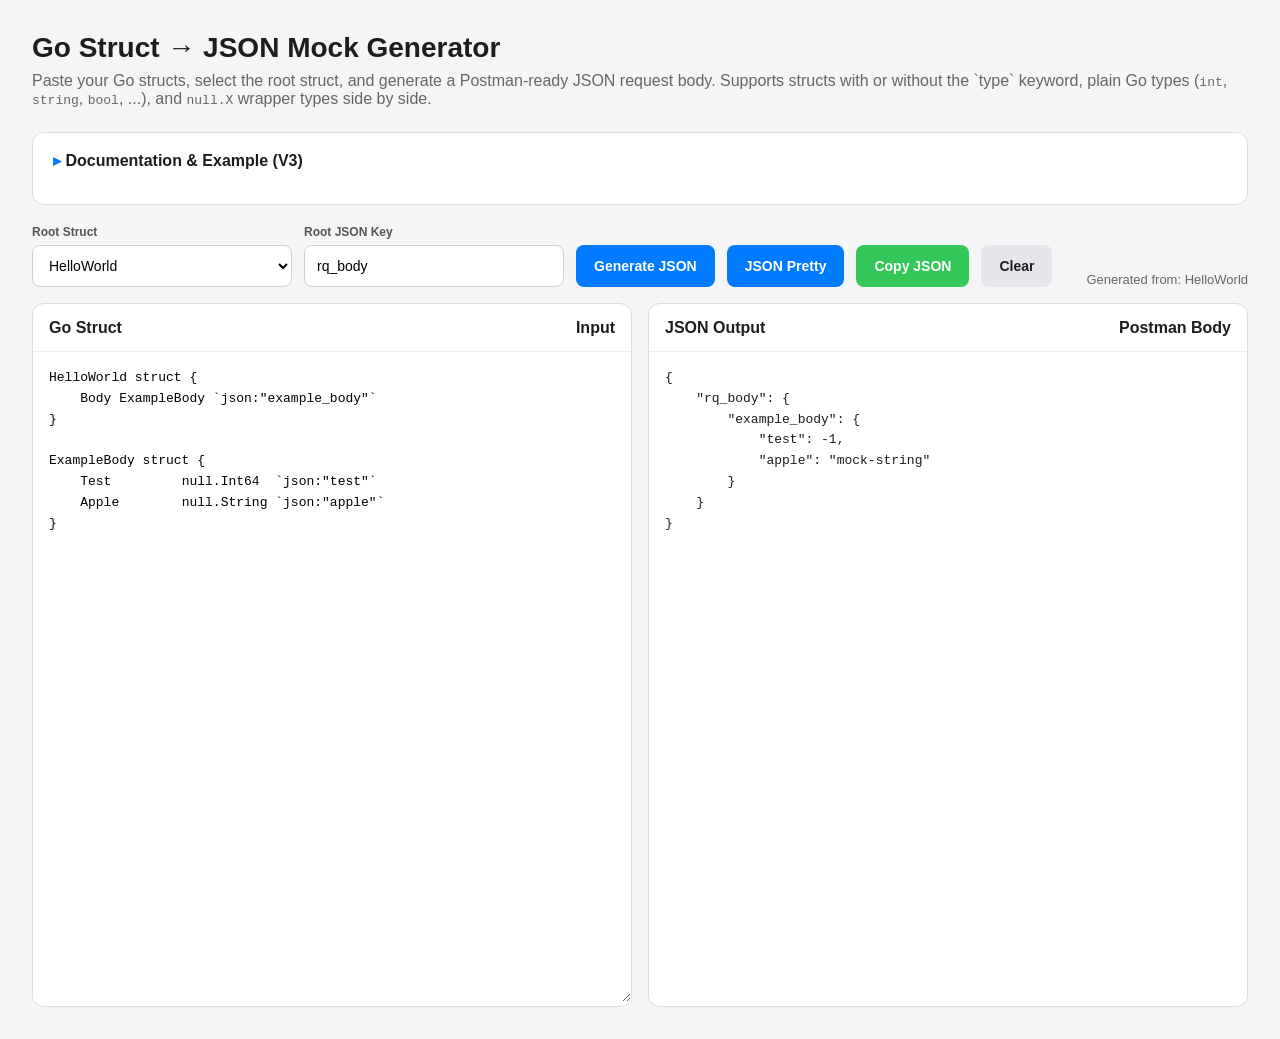
<file: web/go-struct-to-json/index.html>
<!DOCTYPE html>
<html lang="en">

<head>
    <meta charset="UTF-8">
    <meta name="viewport" content="width=device-width, initial-scale=1.0">
    <title>Go Struct → JSON Mock Generator V3</title>
    <style>
        * {
            box-sizing: border-box
        }

        body {
            margin: 0;
            font-family: -apple-system, BlinkMacSystemFont, "Segoe UI", Roboto, Arial, sans-serif;
            background: #f5f5f7;
            color: #1d1d1f
        }

        .container {
            max-width: 1500px;
            margin: 0 auto;
            padding: 32px
        }

        h1 {
            margin: 0 0 8px;
            font-size: 28px
        }

        .description {
            color: #666;
            margin-bottom: 24px
        }

        .toolbar {
            display: flex;
            gap: 12px;
            align-items: end;
            margin-bottom: 16px;
            flex-wrap: wrap
        }

        .control {
            display: flex;
            flex-direction: column;
            gap: 6px
        }

        label {
            font-size: 12px;
            font-weight: 600;
            color: #555
        }

        input,
        select {
            height: 42px;
            padding: 0 12px;
            border: 1px solid #d2d2d7;
            border-radius: 8px;
            background: white;
            font-size: 14px;
            min-width: 260px
        }

        button {
            height: 42px;
            padding: 0 18px;
            border: 0;
            border-radius: 8px;
            cursor: pointer;
            font-size: 14px;
            font-weight: 600
        }

        .generate {
            background: #007aff;
            color: white
        }

        .copy {
            background: #34c759;
            color: white
        }

        .clear {
            background: #e5e5ea;
            color: #1d1d1f
        }

        .editor {
            display: grid;
            grid-template-columns: 1fr 1fr;
            gap: 16px
        }

        .panel {
            background: white;
            border-radius: 12px;
            overflow: hidden;
            border: 1px solid #ddd
        }

        .panel-header {
            height: 48px;
            display: flex;
            align-items: center;
            justify-content: space-between;
            padding: 0 16px;
            border-bottom: 1px solid #eee;
            font-weight: 600
        }

        textarea {
            width: 100%;
            height: 650px;
            border: 0;
            outline: none;
            resize: vertical;
            padding: 16px;
            font-family: "SFMono-Regular", Consolas, monospace;
            font-size: 13px;
            line-height: 1.6
        }

        pre {
            margin: 0;
            padding: 16px;
            height: 650px;
            overflow: auto;
            font-family: "SFMono-Regular", Consolas, monospace;
            font-size: 13px;
            line-height: 1.6;
            white-space: pre-wrap;
            word-break: break-word
        }

        .error {
            color: #ff3b30;
            padding: 16px;
            white-space: pre-wrap
        }

        .status {
            font-size: 13px;
            color: #666;
            margin-left: auto
        }

        .help {
            margin-top: 14px;
            color: #777;
            font-size: 12px
        }

        .docs {
            background: white;
            border: 1px solid #ddd;
            border-radius: 12px;
            margin-bottom: 20px;
            padding: 4px 20px 20px
        }

        .docs summary {
            cursor: pointer;
            font-weight: 600;
            padding: 14px 0;
            list-style: none;
            outline: none;
        }

        .docs summary::-webkit-details-marker {
            display: none
        }

        .docs summary:before {
            content: "▸ ";
            color: #007aff;
        }

        .docs[open] summary:before {
            content: "▾ ";
        }

        .docs h3 {
            font-size: 15px;
            margin: 20px 0 8px
        }

        .docs h3:first-of-type {
            margin-top: 4px
        }

        .docs p,
        .docs li {
            font-size: 13px;
            color: #444;
            line-height: 1.6
        }

        .docs ul {
            margin: 6px 0;
            padding-left: 20px
        }

        .docs code {
            background: #f0f0f2;
            padding: 1px 5px;
            border-radius: 4px;
            font-family: "SFMono-Regular", Consolas, monospace;
            font-size: 12px
        }

        .docs pre {
            height: auto;
            max-height: 320px;
            background: #f6f6f8;
            border-radius: 8px;
            border: 1px solid #eee;
            font-size: 12px;
        }

        .example-grid {
            display: grid;
            grid-template-columns: 1fr 1fr;
            gap: 14px;
            margin: 8px 0
        }

        .example-grid>div>.label {
            font-size: 11px;
            font-weight: 700;
            text-transform: uppercase;
            color: #888;
            margin-bottom: 6px;
            display: block
        }

        .load-example-btn {
            height: 32px;
            padding: 0 14px;
            border: 0;
            border-radius: 8px;
            cursor: pointer;
            font-size: 12px;
            font-weight: 600;
            background: #eef4ff;
            color: #007aff;
            margin-top: 6px
        }

        @media(max-width:700px) {
            .example-grid {
                grid-template-columns: 1fr
            }
        }

        @media(max-width:900px) {
            .editor {
                grid-template-columns: 1fr
            }

            .container {
                padding: 16px
            }

            .status {
                width: 100%;
                margin-left: 0
            }
        }
    </style>
</head>

<body>
    <div class="container">
        <h1>Go Struct → JSON Mock Generator</h1>
        <div class="description">
            Paste your Go structs, select the root struct, and generate a Postman-ready JSON request body. Supports
            structs with or without the `type` keyword, plain Go types (<code>int</code>, <code>string</code>,
            <code>bool</code>, ...), and <code>null.X</code> wrapper types side by side.
        </div>

        <details class="docs">
            <summary>Documentation &amp; Example (V3)</summary>

            <h3>New in V3</h3>
            <ul>
                <li><strong>Root Struct selector</strong> — paste multiple structs and choose which one is the root.
                </li>
                <li><strong>JSON Pretty button</strong> — formats the generated JSON with 4-space indentation.</li>
                <li><strong>Structs without <code>type</code></strong> — parses both <code>type HelloWorld struct
                        {...}</code> and <code>HelloWorld struct {...}</code>, useful when copying from generated
                    docs or snippets.</li>
                <li><strong>Plain Go types</strong> — native types like <code>int</code>, <code>string</code>,
                    <code>bool</code>, <code>float64</code>, <code>byte</code>, <code>rune</code> are mocked the same
                    way as their <code>null.X</code> equivalents.
                </li>
            </ul>

            <h3>Example</h3>
            <p>Input:</p>
            <pre><code>HelloWorld struct {
    Body ExampleBody `json:"example_body"`
}

ExampleBody struct {
    Test         null.Int64  `json:"test"`
    Apple        null.String `json:"apple"`
}</code></pre>
            <div class="example-grid">
                <div>
                    <span class="label">Root Struct</span>HelloWorld
                </div>
                <div>
                    <span class="label">Root JSON Key</span>rq_body
                </div>
            </div>
            <p>Output:</p>
            <pre><code>{
    "rq_body": {
        "example_body": {
            "test": -1,
            "apple": "mock-string"
        }
    }
}</code></pre>
            <button type="button" class="load-example-btn" onclick="loadExample()">Load this example into the
                editor</button>

            <h3>Buttons</h3>
            <ul>
                <li><code>Generate JSON</code> — generate JSON from the selected root struct.</li>
                <li><code>JSON Pretty</code> — format the generated JSON with indentation.</li>
                <li><code>Copy JSON</code> — copy JSON to clipboard.</li>
                <li><code>Clear</code> — clear the input and output.</li>
            </ul>

            <h3>Supported</h3>
            <ul>
                <li>Go primitive types: <code>string</code>, <code>bool</code>, <code>int</code>/<code>int8-64</code>,
                    <code>uint</code>/<code>uint8-64</code>, <code>byte</code>, <code>rune</code>,
                    <code>float32</code>/<code>float64</code>
                </li>
                <li><code>json</code> struct tags, nested structs, structs with or without <code>type</code></li>
                <li>Pointers, slices, arrays, maps</li>
                <li><code>null.Int64</code>, <code>null.Int32</code>, <code>null.String</code>,
                    <code>null.Dec2</code>, <code>null.Date</code>, <code>time.Time</code>
                </li>
                <li>Custom <code>mock:"..."</code> values</li>
            </ul>

            <h3>Custom mock values</h3>
            <p>Example:</p>
            <pre><code>HelloWorld struct {
    Test    string `json:"test" mock:"text"`
    Apple   string `json:"apple" mock:"-200000"`
}</code></pre>
            <p>Output:</p>
            <pre><code>{
    "test": "text",
    "apple": -200000
}</code></pre>

            <h3>Important</h3>
            <p>If two structs have exactly the same name in the pasted input, the later definition replaces the
                earlier one. In real Go code, duplicate type names are not allowed in the same package. For types
                with the same name from different packages, package-aware resolution would be needed.</p>
        </details>

        <div class="toolbar">
            <div class="control">
                <label>Root Struct</label>
                <select id="rootStruct">
                    <option value="">Auto detect...</option>
                </select>
            </div>

            <div class="control">
                <label>Root JSON Key</label>
                <input id="rootKey" type="text" value="rq_body" placeholder="e.g. adjustment_request_body">
            </div>

            <button class="generate" onclick="generateJSON()">Generate JSON</button>
            <button class="generate" onclick="prettyJSON()">JSON Pretty</button>
            <button class="copy" onclick="copyJSON()">Copy JSON</button>
            <button class="clear" onclick="clearAll()">Clear</button>
            <span id="status" class="status"></span>
        </div>

        <div class="editor">
            <div class="panel">
                <div class="panel-header"><span>Go Struct</span><span>Input</span></div>
                <textarea id="goCode">HelloWorld struct {
    Body ExampleBody `json:"example_body"`
}

ExampleBody struct {
    Test         null.Int64  `json:"test"`
    Apple        null.String `json:"apple"`
}</textarea>
            </div>

            <div class="panel">
                <div class="panel-header"><span>JSON Output</span><span>Postman Body</span></div>
                <pre id="output"></pre>
            </div>
        </div>
    </div>

    <script>
        let generatedJSON = "";

        function parseStructs(code) {
            const structs = {};

            // Remove block comments and line comments.
            code = code.replace(/\/\*[\s\S]*?\*\//g, "");
            code = code.replace(/\/\/.*$/gm, "");

            /*
                Supports both:
        
                type ReversePrindRequest struct {
                    Body ReversePrindRequestBody `json:"rq_body"`
                }
        
                and:
        
                ReversePrindRequest struct {
                    Body ReversePrindRequestBody `json:"rq_body"`
                }
            */

            const structRegex =
                /(?:\btype\s+)?([A-Za-z_]\w*)\s+struct\s*\{/g;

            let match;

            while ((match = structRegex.exec(code)) !== null) {
                const structName = match[1];

                const openBraceIndex =
                    code.indexOf("{", match.index);

                const bodyEnd =
                    findMatchingBrace(
                        code,
                        openBraceIndex
                    );

                if (bodyEnd === -1) {
                    continue;
                }

                const body =
                    code.substring(
                        openBraceIndex + 1,
                        bodyEnd
                    );

                structs[structName] =
                    parseFields(body);

                structRegex.lastIndex =
                    bodyEnd + 1;
            }

            return structs;
        }

        function findMatchingBrace(text, openBraceIndex) {
            let depth = 0;
            let inString = false;
            let quote = "";
            let escaped = false;

            for (let i = openBraceIndex; i < text.length; i++) {
                const ch = text[i];

                if (inString) {
                    if (escaped) {
                        escaped = false;
                        continue;
                    }
                    if (ch === "\\") {
                        escaped = true;
                        continue;
                    }
                    if (ch === quote) {
                        inString = false;
                    }
                    continue;
                }

                if (ch === '"' || ch === '`') {
                    inString = true;
                    quote = ch;
                    continue;
                }

                if (ch === "{") depth++;
                if (ch === "}") {
                    depth--;
                    if (depth === 0) return i;
                }
            }

            return -1;
        }

        function parseFields(body) {
            const fields = [];
            const lines = body.split("\n");

            for (let line of lines) {
                line = line.trim();

                if (!line || line.startsWith("//")) continue;

                const match = line.match(/^(\w+)\s+([^\s`]+)(?:\s+`([^`]*)`)?/);
                if (!match) continue;

                const fieldName = match[1];
                const fieldType = match[2];
                const structTag = match[3] || "";

                const jsonName = getJSONName(structTag);

                if (jsonName === "-") continue;

                fields.push({
                    fieldName,
                    fieldType,
                    jsonName: jsonName || fieldName,
                    structTag
                });
            }

            return fields;
        }

        function getJSONName(tag) {
            if (!tag) return "";

            const match = tag.match(/(?:^|\s)json:"([^"]*)"/);
            if (!match) return "";

            return match[1].split(",")[0];
        }

        function getMockValueFromTag(tag) {
            const match = tag.match(/(?:^|\s)mock:"([^"]*)"/);
            return match ? match[1] : null;
        }

        function generateValue(type, structs, visited = new Set(), tag = "") {
            const customMock = getMockValueFromTag(tag);

            if (customMock !== null) {
                if (customMock === "true") return true;
                if (customMock === "false") return false;
                if (customMock === "null") return null;
                if (customMock !== "" && !isNaN(Number(customMock))) return Number(customMock);
                return customMock;
            }

            if (type.startsWith("*")) {
                return generateValue(type.substring(1), structs, visited, tag);
            }

            if (type.startsWith("[]")) {
                return [generateValue(type.substring(2), structs, visited)];
            }

            const arrayMatch = type.match(/^\[(\d+)\](.+)$/);
            if (arrayMatch) {
                const count = Math.min(parseInt(arrayMatch[1], 10), 3);
                const elementType = arrayMatch[2];
                return Array.from({ length: count }, () =>
                    generateValue(elementType, structs, visited)
                );
            }

            if (type.startsWith("map[")) {
                const valueType = type.replace(/^map\[[^\]]+\]/, "");
                return {
                    "key": generateValue(valueType, structs, visited)
                };
            }

            if (type === "interface{}" || type === "any" || type === "error") {
                return null;
            }

            // Unified primitive/native type table. Works for both:
            //  - plain Go types:   string, int, int64, bool, float64, ...
            //  - null.X wrapper types: null.String, null.Int64, null.Dec2, ...
            // by matching on the lowercased type name after stripping any
            // package/wrapper prefix (e.g. "null.Int64" -> "int64").
            const typeName = type.split(".").pop();
            const key = typeName.toLowerCase();

            const primitiveValues = {
                // signed integers
                int: -1, int8: -1, int16: -1, int32: -1, int64: -1, rune: -1,
                // unsigned integers
                uint: 1, uint8: 1, byte: 1, uint16: 1, uint32: 1, uint64: 1, uintptr: 1,
                // floating point / decimal
                float32: -200000, float64: -200000, dec2: -200000,
                // string
                string: "mock-string",
                // bool
                bool: true,
                // date / time
                date: "2026-07-31",
                time: "2026-07-31T00:00:00Z",
                duration: 0,
                // complex numbers (rare, mocked as 0)
                complex64: 0, complex128: 0
            };

            if (Object.prototype.hasOwnProperty.call(primitiveValues, key)) {
                return primitiveValues[key];
            }

            if (structs[type]) {
                if (visited.has(type)) return {};

                const newVisited = new Set(visited);
                newVisited.add(type);

                return generateStruct(type, structs, newVisited);
            }

            return "mock-value";
        }

        function generateStruct(structName, structs, visited = new Set()) {
            const fields = structs[structName];

            if (!fields) return {};

            const result = {};

            for (const field of fields) {
                result[field.jsonName] = generateValue(
                    field.fieldType,
                    structs,
                    visited,
                    field.structTag
                );
            }

            return result;
        }

        function updateRootStructOptions() {
            const code = document.getElementById("goCode").value;
            const structs = parseStructs(code);
            const select = document.getElementById("rootStruct");
            const current = select.value;

            select.innerHTML = "";

            const names = Object.keys(structs);

            for (const name of names) {
                const option = document.createElement("option");
                option.value = name;
                option.textContent = name;
                select.appendChild(option);
            }

            if (current && structs[current]) {
                select.value = current;
            } else if (structs["AdjustmentRequestBody"]) {
                select.value = "AdjustmentRequestBody";
            } else if (names.length > 0) {
                select.value = names[0];
            }

            return structs;
        }

        function generateJSON() {
            const code = document.getElementById("goCode").value;
            const rootKey = document.getElementById("rootKey").value.trim();
            const output = document.getElementById("output");
            const status = document.getElementById("status");

            try {
                const structs = updateRootStructOptions();
                const rootStruct = document.getElementById("rootStruct").value;

                if (!rootStruct) {
                    throw new Error("No root struct selected.");
                }

                if (!structs[rootStruct]) {
                    throw new Error("Root struct not found: " + rootStruct);
                }

                const result = generateStruct(rootStruct, structs);

                const finalResult = rootKey
                    ? { [rootKey]: result }
                    : result;

                generatedJSON = JSON.stringify(finalResult, null, 4);

                output.textContent = generatedJSON;
                status.textContent = "Generated from: " + rootStruct;
            } catch (error) {
                generatedJSON = "";
                output.textContent = "";
                output.innerHTML =
                    '<div class="error">' +
                    escapeHTML(error.message) +
                    '</div>';
                status.textContent = "Error";
            }
        }


        function prettyJSON() {
            const output =
                document.getElementById("output");

            const status =
                document.getElementById("status");

            try {
                let text = generatedJSON;

                if (!text) {
                    text = output.textContent.trim();
                }

                if (!text) {
                    generateJSON();
                    text = generatedJSON;
                }

                if (!text) {
                    return;
                }

                const parsed =
                    JSON.parse(text);

                generatedJSON =
                    JSON.stringify(
                        parsed,
                        null,
                        4
                    );

                output.textContent =
                    generatedJSON;

                status.textContent =
                    "JSON formatted!";
            } catch (error) {
                status.textContent =
                    "Invalid JSON";
            }

            setTimeout(() => {
                status.textContent = "";
            }, 2000);
        }

        async function copyJSON() {
            if (!generatedJSON) generateJSON();
            if (!generatedJSON) return;

            try {
                await navigator.clipboard.writeText(generatedJSON);
            } catch (e) {
                const textarea = document.createElement("textarea");
                textarea.value = generatedJSON;
                document.body.appendChild(textarea);
                textarea.select();
                document.execCommand("copy");
                textarea.remove();
            }

            const status = document.getElementById("status");
            status.textContent = "Copied to clipboard!";

            setTimeout(() => {
                status.textContent = "";
            }, 2000);
        }

        function loadExample() {
            const exampleCode = `HelloWorld struct {
    Body ExampleBody \`json:"example_body"\`
}

ExampleBody struct {
    Test         null.Int64  \`json:"test"\`
    Apple        null.String \`json:"apple"\`
}`;

            document.getElementById("goCode").value = exampleCode;
            document.getElementById("rootKey").value = "rq_body";
            updateRootStructOptions();
            document.getElementById("rootStruct").value = "HelloWorld";
            generateJSON();
        }

        function clearAll() {
            document.getElementById("goCode").value = "";
            document.getElementById("rootStruct").innerHTML = "";
            document.getElementById("output").textContent = "";
            document.getElementById("status").textContent = "";
            generatedJSON = "";
        }

        function escapeHTML(value) {
            return value
                .replace(/&/g, "&amp;")
                .replace(/</g, "&lt;")
                .replace(/>/g, "&gt;")
                .replace(/"/g, "&quot;")
                .replace(/'/g, "&#039;");
        }

        document.getElementById("goCode").addEventListener("input", () => {
            updateRootStructOptions();
        });

        updateRootStructOptions();
        generateJSON();
    </script>
</body>

</html>
</file>
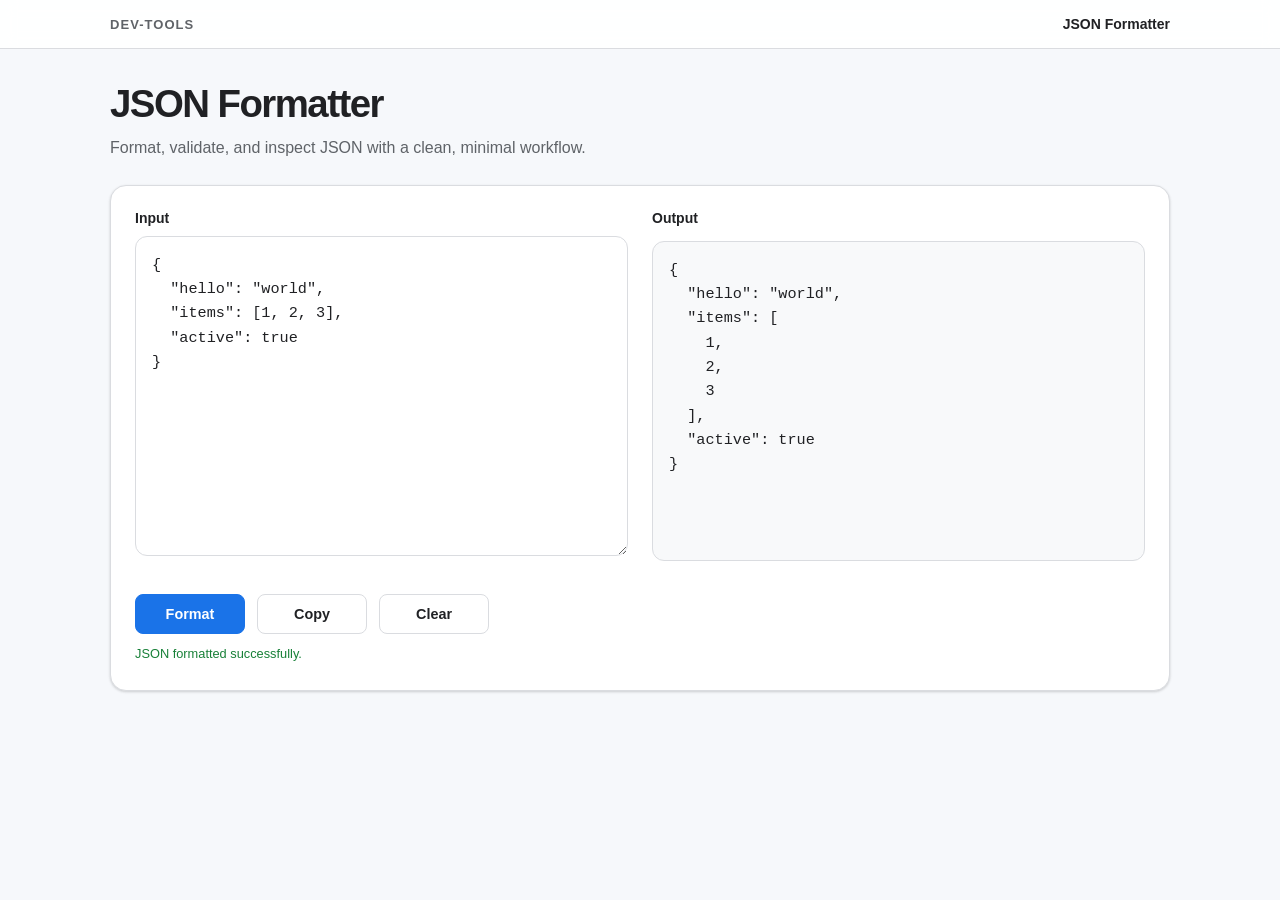
<file: web/json-formatter/index.html>
<!doctype html>
<html lang="en">

<head>
  <meta charset="utf-8" />
  <meta name="viewport" content="width=device-width, initial-scale=1.0" />
  <title>JSON Formatter</title>
  <link rel="stylesheet" href="../_shared/styles.css" />
</head>

<body>
  <div class="app-shell">
    <header class="topbar">
      <div class="topbar-inner">
        <div class="brand">dev-tools</div>
        <div class="tool-name">JSON Formatter</div>
      </div>
    </header>

    <main class="container">
      <header class="page-header">
        <h1>JSON Formatter</h1>
        <p>Format, validate, and inspect JSON with a clean, minimal workflow.</p>
      </header>

      <section class="tool-panel">
        <div class="editor-grid">
          <div class="editor-block">
            <label class="field-label" for="input">Input</label>
            <textarea id="input" class="textarea" spellcheck="false">{
  "hello": "world",
  "items": [1, 2, 3],
  "active": true
}</textarea>
          </div>

          <div class="editor-block">
            <label class="field-label" for="output">Output</label>
            <pre id="output" class="output-box" aria-live="polite">{}</pre>
          </div>
        </div>

        <div class="actions">
          <button class="primary" type="button" id="format-btn">Format</button>
          <button class="secondary" type="button" id="copy-btn">Copy</button>
          <button class="secondary" type="button" id="clear-btn">Clear</button>
        </div>

        <div id="status" class="status" aria-live="polite"></div>
      </section>
    </main>
  </div>

  <script>
    const input = document.getElementById('input');
    const output = document.getElementById('output');
    const status = document.getElementById('status');

    function setStatus(message, type = '') {
      status.textContent = message;
      status.className = 'status';
      if (type) {
        status.classList.add(type);
      }
    }

    function format() {
      try {
        const value = JSON.parse(input.value);
        output.textContent = JSON.stringify(value, null, 2);
        setStatus('JSON formatted successfully.', 'success');
      } catch (error) {
        output.textContent = error.message;
        setStatus('Invalid JSON. Fix the input and try again.', 'error');
      }
    }

    function copyOutput() {
      const text = output.textContent.trim();
      if (!text) {
        setStatus('There is no output to copy yet.', 'error');
        return;
      }

      navigator.clipboard.writeText(text)
        .then(() => setStatus('Copied to clipboard.', 'success'))
        .catch(() => setStatus('Clipboard access failed. Please copy manually.', 'error'));
    }

    function clearAll() {
      input.value = '';
      output.textContent = '';
      setStatus('Input cleared.', '');
    }

    document.getElementById('format-btn').addEventListener('click', format);
    document.getElementById('copy-btn').addEventListener('click', copyOutput);
    document.getElementById('clear-btn').addEventListener('click', clearAll);

    input.addEventListener('keydown', (event) => {
      if ((event.metaKey || event.ctrlKey) && event.key === 'Enter') {
        format();
      }
    });

    format();
  </script>
</body>

</html>
</file>
<file: web/_shared/styles.css>
:root {
    --bg: #f6f8fb;
    --surface: #ffffff;
    --surface-alt: #f8f9fa;
    --text: #202124;
    --muted: #5f6368;
    --border: #dadce0;
    --primary: #1a73e8;
    --primary-hover: #1558b0;
    --success: #188038;
    --error: #d93025;
    --shadow: 0 1px 2px rgba(32, 33, 36, 0.08), 0 1px 3px rgba(32, 33, 36, 0.12);
}

* {
    box-sizing: border-box;
}

html,
body {
    margin: 0;
    min-height: 100%;
    font-family: Inter, "Segoe UI", Roboto, Helvetica, Arial, sans-serif;
    background: var(--bg);
    color: var(--text);
}

body {
    min-height: 100vh;
}

button,
textarea {
    font: inherit;
}

.app-shell {
    min-height: 100vh;
}

.topbar {
    border-bottom: 1px solid var(--border);
    background: rgba(255, 255, 255, 0.9);
    backdrop-filter: blur(8px);
}

.topbar-inner {
    max-width: 1100px;
    margin: 0 auto;
    padding: 16px 20px;
    display: flex;
    align-items: center;
    justify-content: space-between;
    gap: 16px;
}

.brand {
    font-size: 13px;
    font-weight: 700;
    letter-spacing: 0.08em;
    text-transform: uppercase;
    color: var(--muted);
}

.tool-name {
    font-size: 14px;
    font-weight: 600;
    color: var(--text);
}

.container {
    max-width: 1100px;
    margin: 0 auto;
    padding: 32px 20px 64px;
}

.page-header {
    margin-bottom: 24px;
}

.page-header h1 {
    margin: 0 0 8px;
    font-size: clamp(2rem, 3vw, 2.75rem);
    line-height: 1.2;
    letter-spacing: -0.04em;
}

.page-header p {
    margin: 0;
    color: var(--muted);
    font-size: 1rem;
    line-height: 1.6;
}

.tool-panel {
    background: var(--surface);
    border: 1px solid var(--border);
    border-radius: 16px;
    box-shadow: var(--shadow);
    padding: 24px;
}

.editor-grid {
    display: grid;
    grid-template-columns: repeat(2, minmax(0, 1fr));
    gap: 24px;
}

.editor-block {
    min-width: 0;
}

.field-label {
    display: block;
    margin-bottom: 10px;
    color: var(--text);
    font-size: 0.875rem;
    font-weight: 600;
}

.textarea,
.output-box {
    width: 100%;
    min-height: 320px;
    border: 1px solid var(--border);
    border-radius: 12px;
    background: #fff;
    color: var(--text);
    font-size: 0.95rem;
    line-height: 1.6;
    font-family: "SFMono-Regular", Consolas, "Liberation Mono", Menlo, Monaco, monospace;
    padding: 16px;
    transition: border-color 0.15s ease, box-shadow 0.15s ease;
}

.textarea {
    resize: vertical;
}

.textarea:focus,
button:focus-visible {
    outline: 3px solid rgba(26, 115, 232, 0.2);
    outline-offset: 2px;
}

.textarea:focus {
    border-color: var(--primary);
    box-shadow: 0 0 0 3px rgba(26, 115, 232, 0.12);
}

.output-box {
    background: var(--surface-alt);
    white-space: pre-wrap;
    word-break: break-word;
    overflow: auto;
}

.actions {
    display: flex;
    flex-wrap: wrap;
    gap: 12px;
    margin-top: 18px;
}

button {
    appearance: none;
    border: 1px solid transparent;
    border-radius: 8px;
    padding: 0 18px;
    height: 40px;
    min-width: 110px;
    background: var(--surface-alt);
    color: var(--text);
    font-size: 0.9rem;
    font-weight: 600;
    cursor: pointer;
    transition: background-color 0.15s ease, border-color 0.15s ease, transform 0.15s ease;
}

button:hover {
    background: #eef3ff;
}

button:active {
    transform: translateY(1px);
}

button.primary {
    background: var(--primary);
    border-color: var(--primary);
    color: #fff;
}

button.primary:hover {
    background: var(--primary-hover);
}

button.secondary {
    border-color: var(--border);
    background: var(--surface);
}

button.secondary:hover {
    background: var(--surface-alt);
}

.status {
    min-height: 20px;
    margin-top: 12px;
    font-size: 0.8rem;
    color: var(--muted);
}

.status.success {
    color: var(--success);
}

.status.error {
    color: var(--error);
}

@media (max-width: 768px) {
    .editor-grid {
        grid-template-columns: 1fr;
    }

    .container {
        padding-top: 24px;
    }

    .tool-panel {
        padding: 18px;
    }

    .textarea,
    .output-box {
        min-height: 240px;
    }
}
</file>
